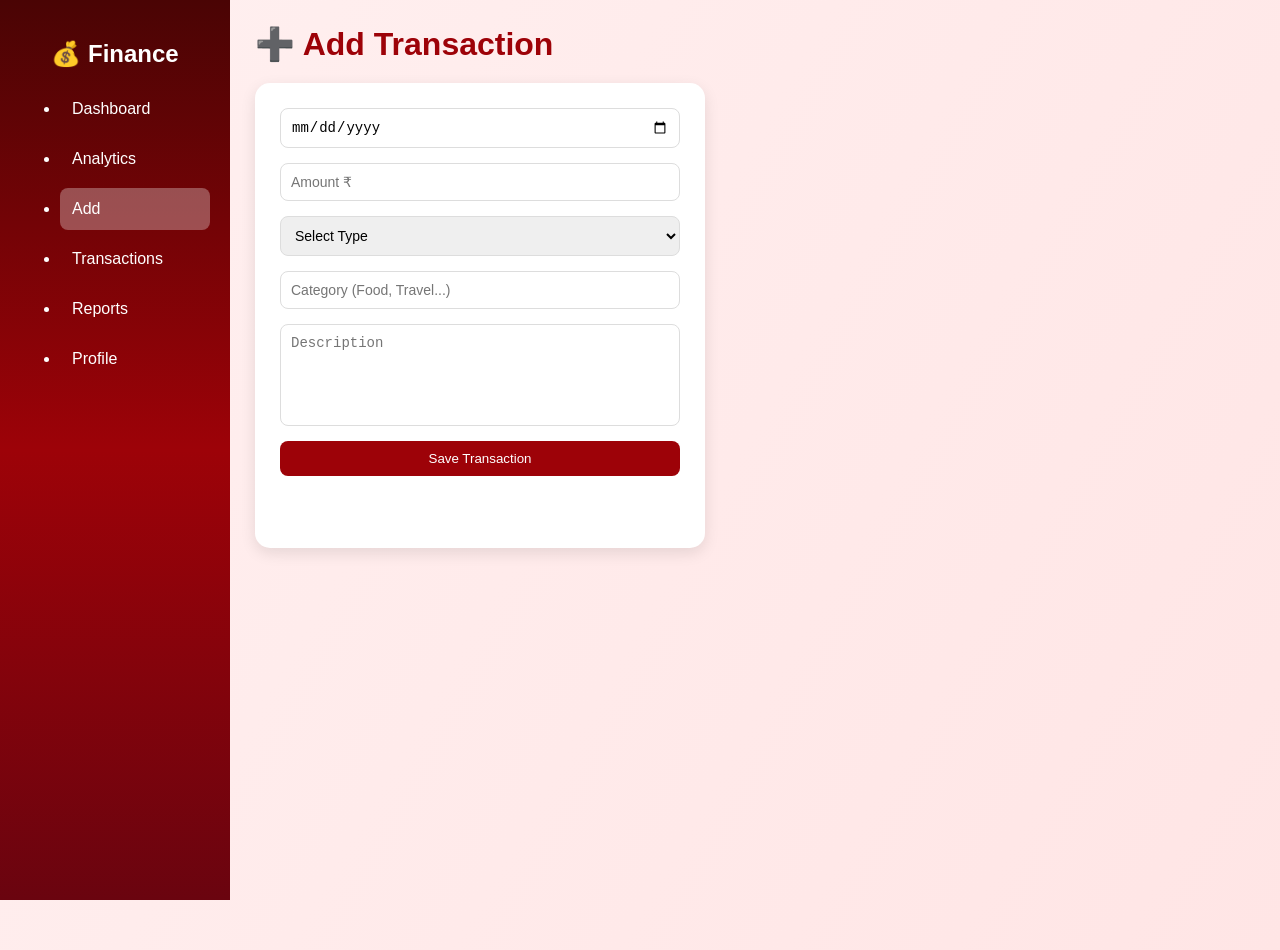
<file: Pages/add-transaction.html>
<!DOCTYPE html>
<html lang="en">
<head>
  <meta charset="UTF-8">
  <title>Add Transaction</title>
  <link rel="stylesheet" href="../style.css">
</head>

<body>

<div class="container">

  <!-- SIDEBAR -->
  <div class="sidebar">
    <h2>💰 Finance</h2>
    <ul>
      <li onclick="goTo('../index.html')">Dashboard</li>
      <li onclick="goTo('analytics.html')">Analytics</li>
      <li class="active">Add</li>
      <li onclick="goTo('transaction.html')">Transactions</li>
      <li onclick="goTo('reports.html')">Reports</li>
      <li onclick="goTo('profile.html')">Profile</li>
    </ul>
  </div>

  <!-- MAIN -->
  <div class="main">

    <h1 class="page-title">➕ Add Transaction</h1>

    <div class="form-box">

      <input type="date" id="date">
      <input type="number" id="amount" placeholder="Amount ₹">

      <select id="type">
        <option value="">Select Type</option>
        <option value="income">Credit (Income)</option>
        <option value="expense">Debit (Expense)</option>
      </select>

      <input type="text" id="category" placeholder="Category (Food, Travel...)">
      <textarea id="description" placeholder="Description"></textarea>

      <button onclick="saveTransaction()" class="save-btn">Save Transaction</button>

      <p id="message"></p>

    </div>

  </div>

</div>

<script src="../script.js"></script>

</body>
</html>
</file>
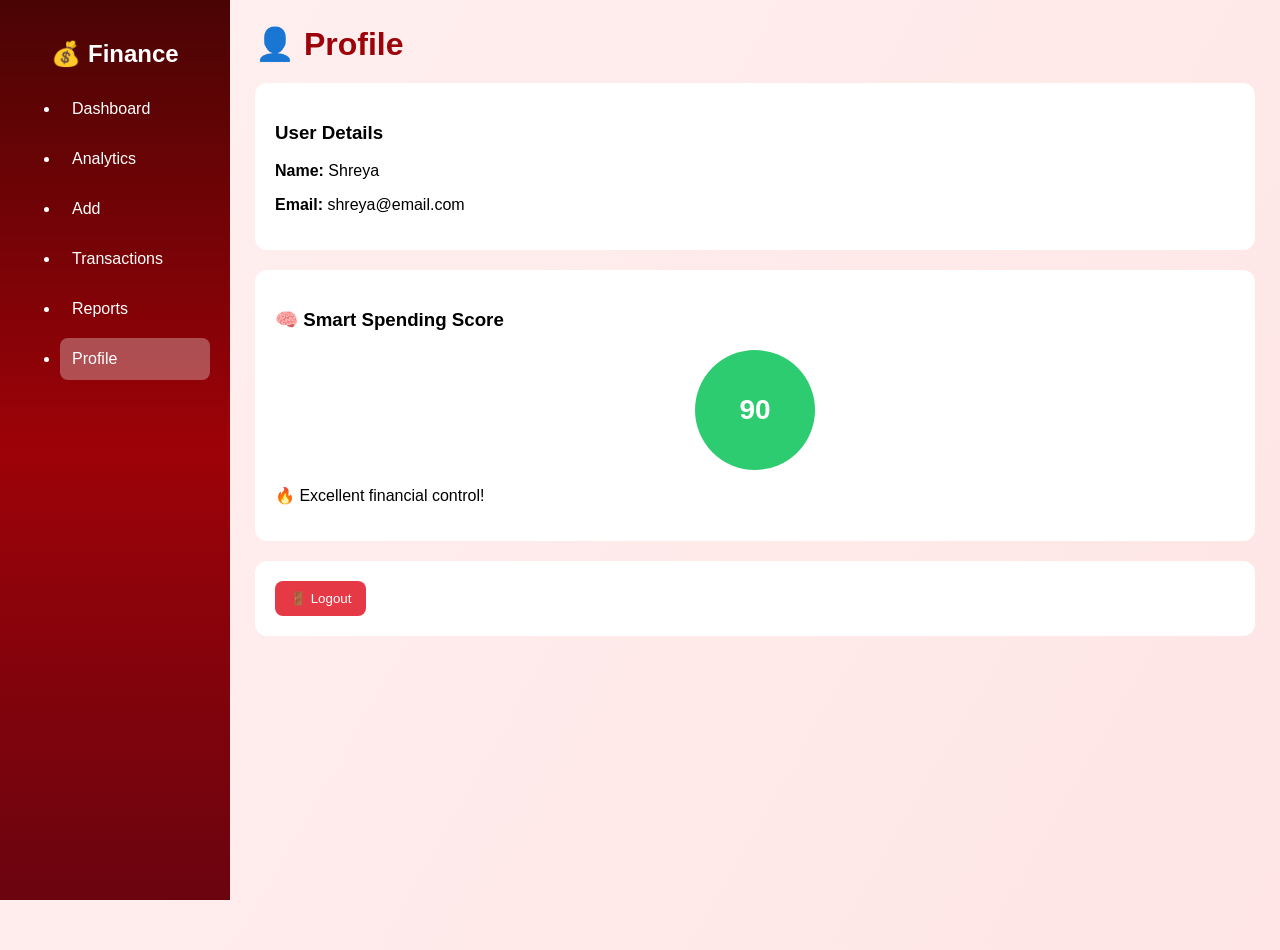
<file: Pages/profile.html>
<!DOCTYPE html>
<html lang="en">
<head>
  <meta charset="UTF-8">
  <title>Profile</title>
  <link rel="stylesheet" href="../style.css">
</head>

<body>

<div class="container">

  <!-- SIDEBAR -->
  <div class="sidebar">
    <h2>💰 Finance</h2>
    <ul>
      <li onclick="goTo('../index.html')">Dashboard</li>
      <li onclick="goTo('analytics.html')">Analytics</li>
      <li onclick="goTo('add-transaction.html')">Add</li>
      <li onclick="goTo('transaction.html')">Transactions</li>
      <li onclick="goTo('reports.html')">Reports</li>
      <li class="active">Profile</li>
    </ul>
  </div>

  <!-- MAIN -->
  <div class="main">

    <h1 class="page-title">👤 Profile</h1>

    <!-- USER DETAILS -->
    <div class="profile-box">
      <h3>User Details</h3>

      <p><strong>Name:</strong> <span id="userName">Shreya</span></p>
      <p><strong>Email:</strong> <span id="userEmail">shreya@email.com</span></p>
    </div>

<!-- SMART SCORE -->
<div class="profile-box">
  <h3>🧠 Smart Spending Score</h3>

  <div class="score-circle" id="scoreCircle">
    <span id="scoreValue">0</span>
  </div>

  <p id="scoreText">Calculating...</p>
</div>
    <!-- LOGOUT -->
    <div class="profile-box">
      <button class="logout-btn" onclick="logout()">🚪 Logout</button>
    </div>

  </div>

</div>

<script src="../script.js"></script>
</body>
</html>
</file>
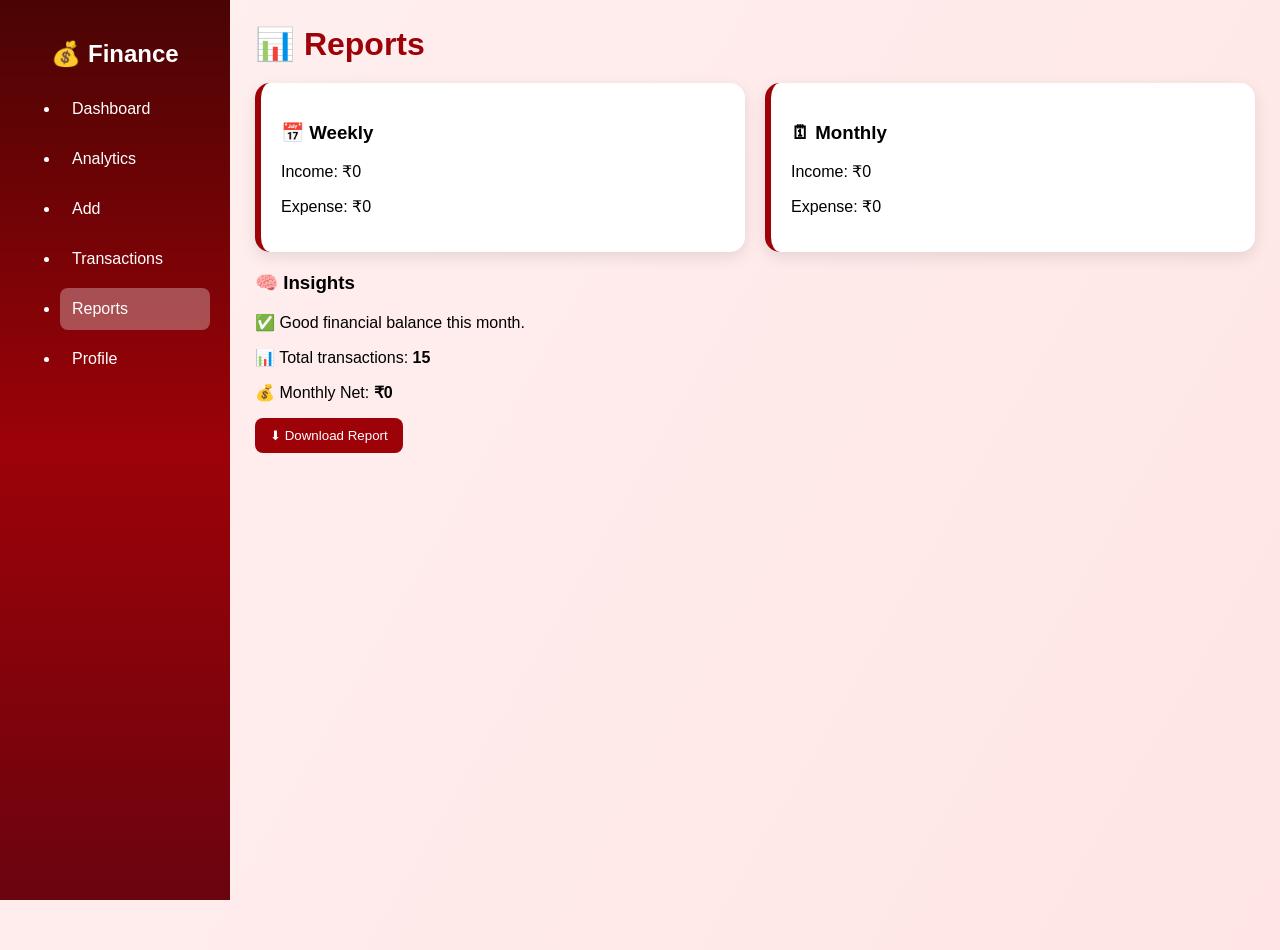
<file: Pages/reports.html>
<!DOCTYPE html>
<html lang="en">
<head>
  <meta charset="UTF-8">
  <title>Reports</title>
  <link rel="stylesheet" href="../style.css">
</head>

<body>

<div class="container">

  <!-- SIDEBAR -->
  <div class="sidebar">
    <h2>💰 Finance</h2>
    <ul>
      <li onclick="goTo('../index.html')">Dashboard</li>
      <li onclick="goTo('analytics.html')">Analytics</li>
      <li onclick="goTo('add-transaction.html')">Add</li>
      <li onclick="goTo('transaction.html')">Transactions</li>
      <li class="active">Reports</li>
      <li onclick="goTo('profile.html')">Profile</li>
    </ul>
  </div>

  <!-- MAIN -->
  <div class="main">

    <h1 class="page-title">📊 Reports</h1>

    <!-- SUMMARY -->
    <div class="report-cards">

      <div class="report-card">
        <h3>📅 Weekly</h3>
        <p>Income: ₹<span id="weekIncome">0</span></p>
        <p>Expense: ₹<span id="weekExpense">0</span></p>
      </div>

      <div class="report-card">
        <h3>🗓 Monthly</h3>
        <p>Income: ₹<span id="monthIncome">0</span></p>
        <p>Expense: ₹<span id="monthExpense">0</span></p>
      </div>

    </div>

    <!-- INSIGHTS -->
    <div class="report-box">
      <h3>🧠 Insights</h3>
      <div id="reportInsight"></div>
    </div>

    <!-- DOWNLOAD -->
    <button class="download-btn" onclick="downloadReport()">
      ⬇ Download Report
    </button>

  </div>

</div>

<script src="../script.js"></script>
</body>
</html>
</file>
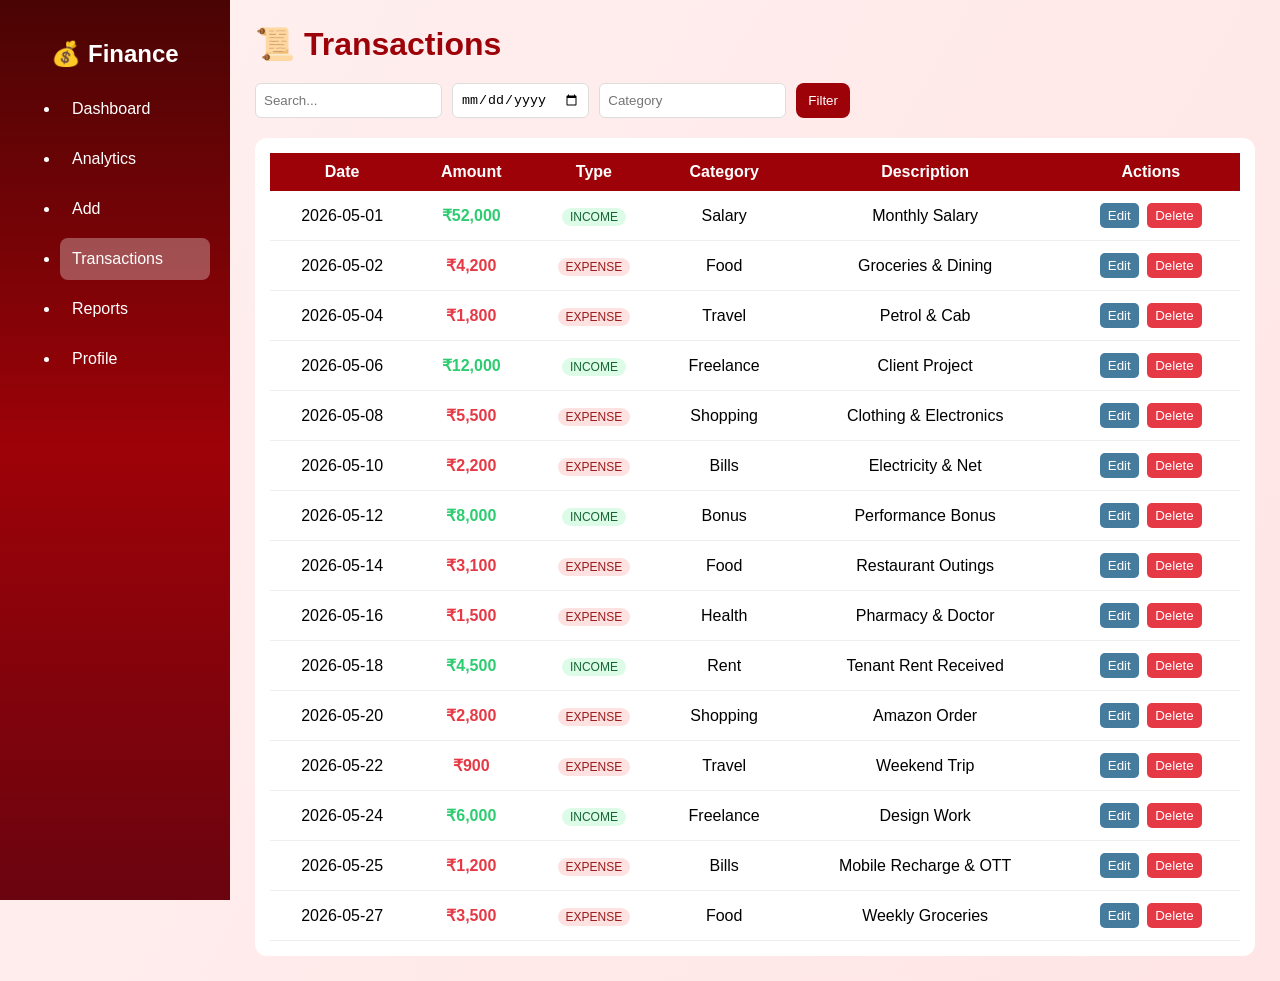
<file: Pages/transaction.html>
<!DOCTYPE html>
<html lang="en">
<head>
  <meta charset="UTF-8">
  <title>Transactions</title>
  <link rel="stylesheet" href="../style.css">
</head>

<body>

<div class="container">

  <!-- SIDEBAR -->
  <div class="sidebar">
    <h2>💰 Finance</h2>
    <ul>
      <li onclick="goTo('../index.html')">Dashboard</li>
      <li onclick="goTo('analytics.html')">Analytics</li>
      <li onclick="goTo('add-transaction.html')">Add</li>
      <li class="active">Transactions</li>
      <li onclick="goTo('reports.html')">Reports</li>
      <li onclick="goTo('profile.html')">Profile</li>
    </ul>
  </div>

  <!-- MAIN -->
  <div class="main">

    <h1 class="page-title">📜 Transactions</h1>

    <!-- FILTERS -->
    <div class="filter-box">
      <input type="text" id="search" placeholder="Search...">
      <input type="date" id="filterDate">
      <input type="text" id="filterCategory" placeholder="Category">

      <button onclick="applyFilters()" class="toggle-btn">Filter</button>
    </div>

    <!-- TABLE -->
    <div class="table-box">
      <table>
        <thead>
          <tr>
            <th>Date</th>
            <th>Amount</th>
            <th>Type</th>
            <th>Category</th>
            <th>Description</th>
            <th>Actions</th>
          </tr>
        </thead>

        <tbody id="transactionTable"></tbody>
      </table>
    </div>

  </div>

</div>

<script src="../script.js"></script>
</body>
</html>
</file>
<file: style.css>
/* ================= RED VELVET THEME ================= */

body {
  margin: 0;
  font-family: 'Segoe UI', sans-serif;
  background: linear-gradient(120deg, #fff0f0, #ffe5e5);
}

/* SIDEBAR */
.sidebar {
  width: 230px;
  background: linear-gradient(180deg, #4a0404, #9d0208, #6a040f);
  color: white;
  padding: 20px;
}

.sidebar h2 {
  text-align: center;
  margin-bottom: 20px;
}

.sidebar li {
  padding: 12px;
  border-radius: 8px;
  margin-bottom: 8px;
  transition: 0.3s;
}

.sidebar li:hover {
  background: rgba(255,255,255,0.2);
  transform: translateX(5px);
}

.sidebar .active {
  background: rgba(255,255,255,0.3);
}

/* MAIN */
.main {
  flex: 1;
  padding: 25px;
}

.page-title {
  color: #9d0208;
  margin-bottom: 20px;
}

/* CARDS */
.cards {
  display: flex;
  gap: 20px;
  margin-bottom: 20px;
}

.card {
  flex: 1;
  padding: 20px;
  border-radius: 15px;
  color: white;
  box-shadow: 0 5px 15px rgba(0,0,0,0.1);
  transition: 0.3s;
}

.card:hover {
  transform: translateY(-5px);
}

/* CARD COLORS */
.income { background: linear-gradient(135deg, #2ecc71, #27ae60); }
.expense { background: linear-gradient(135deg, #e63946, #9d0208); }
.savings { background: linear-gradient(135deg, #457b9d, #1d3557); }

/* CHART */
.chart-section {
  background: white;
  padding: 15px;
  border-radius: 15px;
  margin-bottom: 20px;
}

.chart-header {
  display: flex;
  justify-content: space-between;
  align-items: center;
}

.chart-box {
  height: 280px;
}

/* BUTTON */
.toggle-btn {
  background: #9d0208;
  color: white;
  border: none;
  padding: 6px 12px;
  border-radius: 8px;
  cursor: pointer;
  transition: 0.3s;
}

.toggle-btn:hover {
  background: #6a040f;
}

/* INSIGHTS */
.insight {
  background: #fff;
  padding: 15px;
  border-left: 5px solid #9d0208;
  border-radius: 10px;
  margin-bottom: 20px;
}

/* RECENT */
.recent-section {
  background: white;
  padding: 15px;
  border-radius: 15px;
}

.section-title {
  margin-bottom: 10px;
}

/* TRANSACTION ITEMS */
#recentList div {
  padding: 10px;
  border-bottom: 1px solid #eee;
}
/* ===== MAIN LAYOUT FIX ===== */

body {
  margin: 0;
  font-family: 'Segoe UI', sans-serif;
}

/* CONTAINER */
.container {
  display: flex;
}

/* SIDEBAR FULL HEIGHT */
.sidebar {
  position: fixed;
  top: 0;
  left: 0;
  width: 230px;
  height: 100vh; /* FULL SCREEN HEIGHT */
  background: linear-gradient(180deg, #4a0404, #9d0208, #6a040f);
  color: white;
  padding: 20px;
  box-sizing: border-box;
}

/* MAIN CONTENT TO RIGHT */
.main {
  margin-left: 230px; /* SAME AS SIDEBAR WIDTH */
  padding: 25px;
  width: calc(100% - 230px);
  min-height: 100vh;
}

/* TITLE ALIGN TOP */
.page-title {
  margin-top: 0;
}
/* GRID FIX */
.analytics-page .analytics-grid {
  display: grid;
  grid-template-columns: repeat(2, 1fr); /* 2 per row */
  gap: 40px;
}

/* BOX FIX */
.analytics-page .chart-box {
  background: white;
  padding: 15px;
  border-radius: 12px;
  height: 260px;
  display: flex;
  flex-direction: column;
  justify-content: space-between;
}

/* SMALL BOX AUTO HEIGHT */
.analytics-page .small-box {
  height: auto;
}
/* MAKE CHARTS COMPACT */
.analytics-page .chart-box {
  height: 220px; /* reduced from 260px */
  padding: 12px;
}

/* REDUCE CANVAS SIZE */
.analytics-page canvas {
  max-height: 150px !important;
}

/* OPTIONAL: tighter spacing */
.analytics-page .chart-box h3 {
  font-size: 14px;
  margin-bottom: 5px;
}
/* ===== CHART LEGENDS (Income/Expense + Category) ===== */

/* Make legend items in one straight row */
.analytics-page .chart-box ul {
  display: flex !important;
  justify-content: center;
  gap: 40px;
  padding: 0;
  margin-top: 10px;
  list-style: none;
}

/* Increase color box size */
.analytics-page .chart-box li span {
  display: inline-block !important;
  width: 14px !important;
  height: 14px !important;
  margin-right: 6px;
  border-radius: 3px;
}

/* Align legend text nicely */
.analytics-page .chart-box li {
  display: flex;
  align-items: center;
  font-size: 13px;
}

/* INCREASE SIZE ONLY FOR THESE TWO CHARTS */

/* Income vs Expense */
.analytics-page #compareChart {
  max-height: 180px !important;
}

/* Category Comparison */
.analytics-page #categoryChart {
  max-height: 180px !important;
}
/* INSIGHTS → PERFECT VERTICAL ALIGNMENT */
.analytics-page #aiInsights {
  display: flex;
  flex-direction: column;   /* 👈 stack vertically */
  align-items: center;      /* 👈 center horizontally */
  justify-content: center;
  gap: 5px;
  padding: 0;
  margin-top: 10px;
}

.analytics-page #aiInsights li {
  list-style: none;
  text-align: center;
  width: 100%;
}
/* REMOVE GAP BETWEEN TITLE & LIST */
.analytics-page .small-box h3 {
  margin-bottom: 4px;
}

/* INSIGHTS LIST */
.analytics-page #aiInsights {
  margin-top: 5 !important;
  padding: 0;
  display: flex;
  flex-direction: column;
  align-items: center;
  gap: 3px;
}

/* BIGGER TEXT */
.analytics-page #aiInsights li {
  font-size: 16px;
  font-weight: 500;
  list-style: none;
}
/* FIX INSIGHTS BOX LAYOUT */
.analytics-page .small-box {
  display: flex;
  flex-direction: column;
  justify-content: flex-start !important; /* 👈 KEY FIX */
}
/* CONTROL INSIGHTS BOX SIZE */
.analytics-page .small-box {
  height: 0px;   /* 🔁 change this value */
}
/* BUDGET INPUT + BUTTON ALIGNMENT */
.analytics-page .budget-row {
  display: flex;
  gap: 10px;
  margin-top: 10px;
}

.analytics-page #budgetInput {
  flex: 1;
  padding: 8px;
  border-radius: 6px;
}

.analytics-page .set-btn {
  padding: 8px 12px;
  border-radius: 6px;
  background: #9d0208;
  color: white;
  border: none;
  cursor: pointer;
}
.analytics-page .chart-box {
  overflow: hidden;
}
.analytics-page .analytics-grid {
  column-gap: 40px;
  row-gap: 20px;  /* 👈 controls vertical spacing */
}
/* CONTROL GAP ABOVE INSIGHTS BOX ONLY */
.analytics-page .small-box:last-child {
  margin-top: 15px;   /* 🔽 reduces gap */
}
/* CONTROL BUDGET BOX HEIGHT */
.analytics-page .small-box {
  height: 200px;
}
/* MAKE ALL BOXES SAME HEIGHT */
.analytics-page .chart-box {
  height: 220px;                 /* 👈 same height for all */
  display: flex;
  flex-direction: column;
  justify-content: flex-start;
}

/* MAKE BUDGET BOX MATCH HEIGHT */
.analytics-page .small-box {
  height: 200px;                 /* 👈 EXACT SAME */
}
.analytics-page .analytics-grid {
  display: grid;
  grid-template-columns: repeat(2, 1fr);
  gap: 20px;
  align-items: stretch;   /* 👈 KEY */
}
/* ===== ADD TRANSACTION PAGE ===== */

.form-box {
  background: white;
  padding: 25px;
  border-radius: 15px;
  max-width: 400px;
  margin-top: 20px;
  display: flex;
  flex-direction: column;
  gap: 15px;
  box-shadow: 0 5px 15px rgba(0,0,0,0.1);
}

/* INPUTS */
.form-box input,
.form-box select,
.form-box textarea {
  padding: 10px;
  border-radius: 8px;
  border: 1px solid #ddd;
  font-size: 14px;
}

/* TEXTAREA */
.form-box textarea {
  resize: none;
  height: 80px;
}

/* BUTTON */
.save-btn {
  background: #9d0208;
  color: white;
  border: none;
  padding: 10px;
  border-radius: 8px;
  cursor: pointer;
  transition: 0.3s;
}

.save-btn:hover {
  background: #6a040f;
}

/* MESSAGE */
#message {
  font-weight: 500;
  text-align: center;
}
/* ===== TRANSACTION PAGE ===== */

.filter-box {
  display: flex;
  gap: 10px;
  margin-bottom: 20px;
}

.filter-box input {
  padding: 8px;
  border-radius: 6px;
  border: 1px solid #ddd;
}

/* TABLE */
.table-box {
  background: white;
  padding: 15px;
  border-radius: 12px;
  overflow-x: auto;
}

table {
  width: 100%;
  border-collapse: collapse;
}

th {
  background: #9d0208;
  color: white;
  padding: 10px;
}

td {
  padding: 10px;
  border-bottom: 1px solid #eee;
  text-align: center;
}

/* ACTION BUTTONS */
.action-btn {
  padding: 5px 8px;
  border: none;
  border-radius: 5px;
  cursor: pointer;
  margin: 2px;
}

.edit {
  background: #457b9d;
  color: white;
}

.delete {
  background: #e63946;
  color: white;
}
/* ===== REPORT PAGE ===== */

.report-cards {
  display: flex;
  gap: 20px;
  margin-bottom: 20px;
}

.report-card {
  flex: 1;
  background: white;
  padding: 20px;
  border-radius: 15px;
  border-left: 6px solid #9d0208;
  box-shadow: 0 5px 15px rgba(0,0,0,0.1);
}

/* EXTRA INSIGHT BOX */
.report-extra {
  background: #fff;
  padding: 15px;
  border-radius: 12px;
  margin-bottom: 20px;
}

/* DOWNLOAD BUTTON */
.download-btn {
  background: #9d0208;
  color: white;
  padding: 10px 15px;
  border: none;
  border-radius: 8px;
  cursor: pointer;
}

.download-btn:hover {
  background: #6a040f;
}
/* ===== REPORT PAGE ===== */

.report-cards {
  display: flex;
  gap: 20px;
  margin-bottom: 20px;
}

.report-card {
  flex: 1;
  background: white;
  padding: 20px;
  border-radius: 15px;
  border-left: 6px solid #9d0208;
  box-shadow: 0 5px 15px rgba(0,0,0,0.1);
}

/* EXTRA INSIGHT BOX */
.report-extra {
  background: #fff;
  padding: 15px;
  border-radius: 12px;
  margin-bottom: 20px;
}

/* DOWNLOAD BUTTON */
.download-btn {
  background: #9d0208;
  color: white;
  padding: 10px 15px;
  border: none;
  border-radius: 8px;
  cursor: pointer;
}

.download-btn:hover {
  background: #6a040f;
}
/* ===== PROFILE PAGE ===== */

.profile-box {
  background: white;
  padding: 20px;
  border-radius: 12px;
  margin-bottom: 20px;
}

/* BUDGET ROW */
.budget-row {
  display: flex;
  gap: 10px;
  margin-top: 10px;
}

.budget-row input {
  flex: 1;
  padding: 8px;
  border-radius: 6px;
}

.set-btn {
  background: #9d0208;
  color: white;
  border: none;
  padding: 8px 12px;
  border-radius: 6px;
  cursor: pointer;
}

/* STATUS */
.ok { color: green; }
.danger { color: red; }

/* PROGRESS */
.progress-bar {
  width: 100%;
  height: 10px;
  background: #eee;
  border-radius: 8px;
  margin-top: 10px;
}

#progress {
  height: 100%;
  width: 0%;
  border-radius: 8px;
  transition: 0.4s;
}

/* LOGOUT */
.logout-btn {
  background: #e63946;
  color: white;
  padding: 10px 15px;
  border: none;
  border-radius: 8px;
  cursor: pointer;
}
/* ===== SMART SCORE ===== */

.score-circle {
  width: 120px;
  height: 120px;
  border-radius: 50%;
  background: #eee;
  display: flex;
  align-items: center;
  justify-content: center;
  margin: 10px auto;
  font-size: 28px;
  font-weight: bold;
  color: #333;
}

/* SCORE COLORS */
.good {
  background: #2ecc71 !important;
  color: white;
}

.medium {
  background: #ff9f1c !important;
  color: white;
}

.bad {
  background: #e63946 !important;
  color: white;
}
</file>
